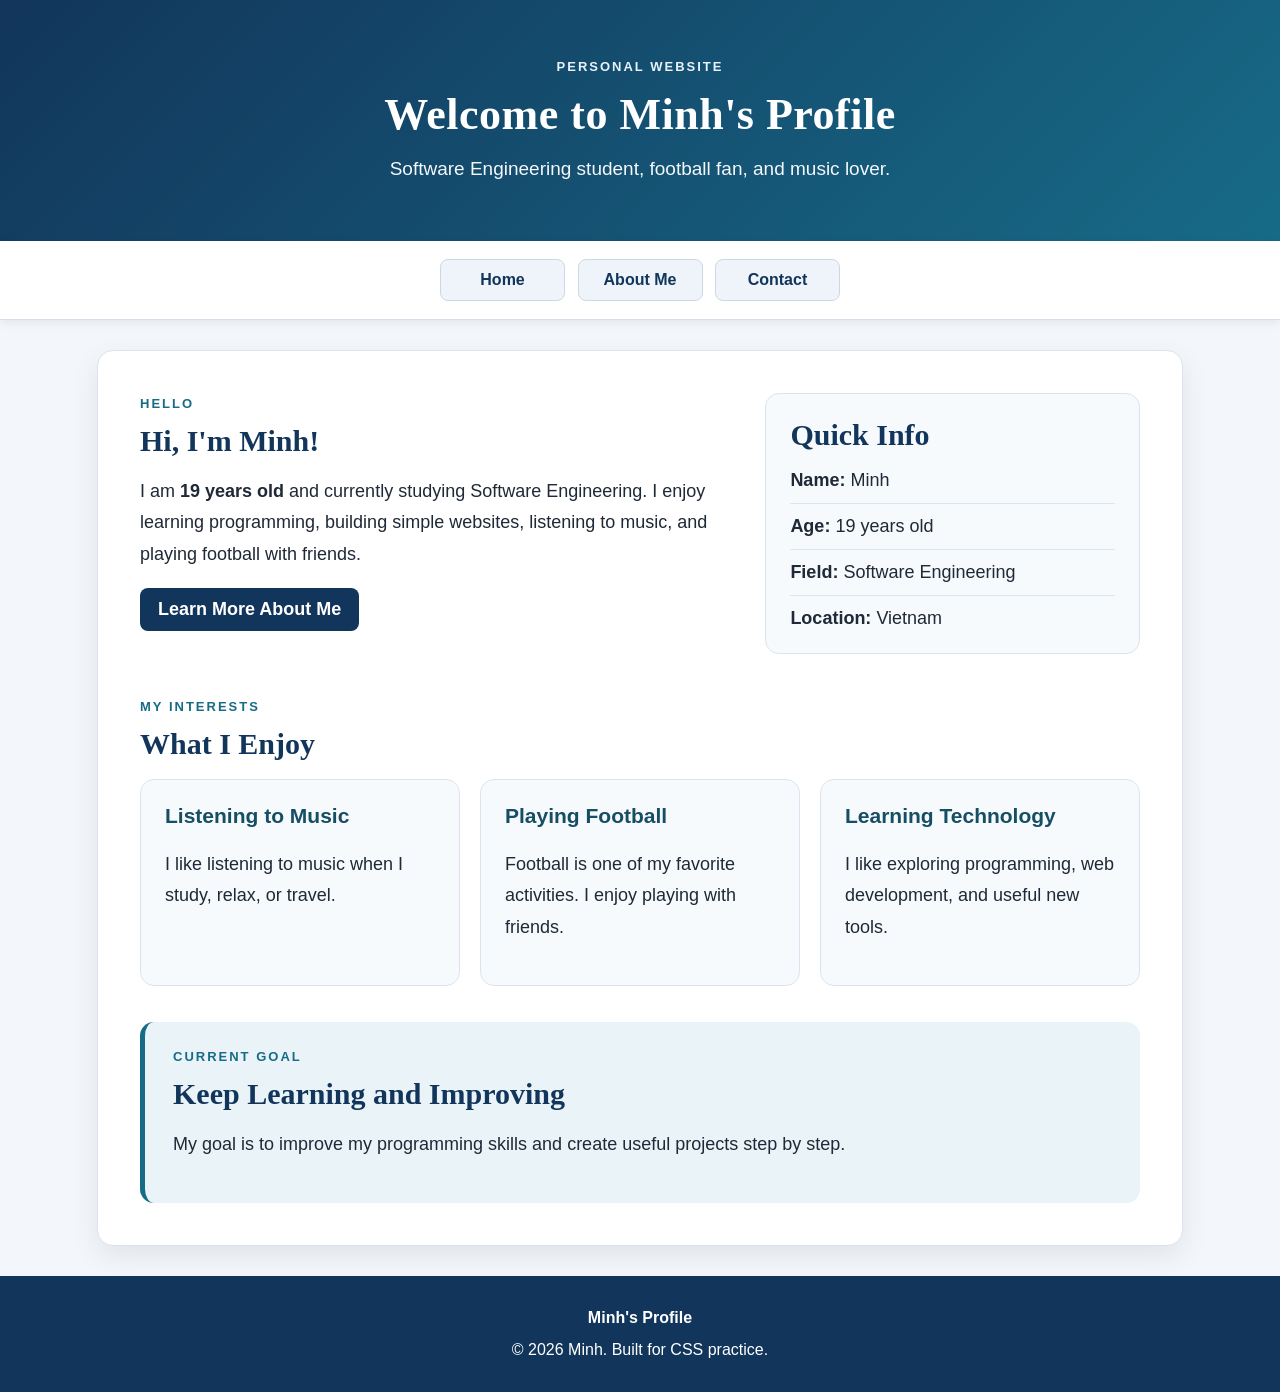
<file: index.html>
<!DOCTYPE html>
<html lang="en">
<head>
    <meta charset="UTF-8">
    <meta name="viewport" content="width=device-width, initial-scale=1.0">
    <title>Minh | Home</title>
    <link rel="stylesheet" href="style.css">
</head>

<body>
    <header>
        <div class="hero">
            <p class="eyebrow">PERSONAL WEBSITE</p>
            <h1>Welcome to Minh's Profile</h1>
            <p class="hero-text">Software Engineering student, football fan, and music lover.</p>
        </div>
    </header>

    <nav aria-label="Main navigation">
        <ul>
            <li><a href="index.html" aria-current="page">Home</a></li>
            <li><a href="about.html">About Me</a></li>
            <li><a href="contact.html">Contact</a></li>
        </ul>
    </nav>

    <main>
        <section class="intro-card">
            <div>
                <p class="section-label">HELLO</p>
                <h2>Hi, I'm Minh!</h2>
                <p>
                    I am <strong>19 years old</strong> and currently studying Software Engineering.
                    I enjoy learning programming, building simple websites, listening to music,
                    and playing football with friends.
                </p>
                <a class="button" href="about.html">Learn More About Me</a>
            </div>

            <div class="quick-info">
                <h2>Quick Info</h2>
                <ul class="info-list">
                    <li><strong>Name:</strong> Minh</li>
                    <li><strong>Age:</strong> 19 years old</li>
                    <li><strong>Field:</strong> Software Engineering</li>
                    <li><strong>Location:</strong> Vietnam</li>
                </ul>
            </div>
        </section>

        <section>
            <p class="section-label">MY INTERESTS</p>
            <h2>What I Enjoy</h2>

            <div class="card-grid">
                <article class="card">
                    <h3>Listening to Music</h3>
                    <p>I like listening to music when I study, relax, or travel.</p>
                </article>

                <article class="card">
                    <h3>Playing Football</h3>
                    <p>Football is one of my favorite activities. I enjoy playing with friends.</p>
                </article>

                <article class="card">
                    <h3>Learning Technology</h3>
                    <p>I like exploring programming, web development, and useful new tools.</p>
                </article>
            </div>
        </section>

        <section class="highlight">
            <p class="section-label">CURRENT GOAL</p>
            <h2>Keep Learning and Improving</h2>
            <p>
                My goal is to improve my programming skills and create useful projects step by step.
            </p>
        </section>
    </main>

    <footer>
        <p><strong>Minh's Profile</strong></p>
        <p>&copy; 2026 Minh. Built for CSS practice.</p>
    </footer>
</body>
</html>
</file>
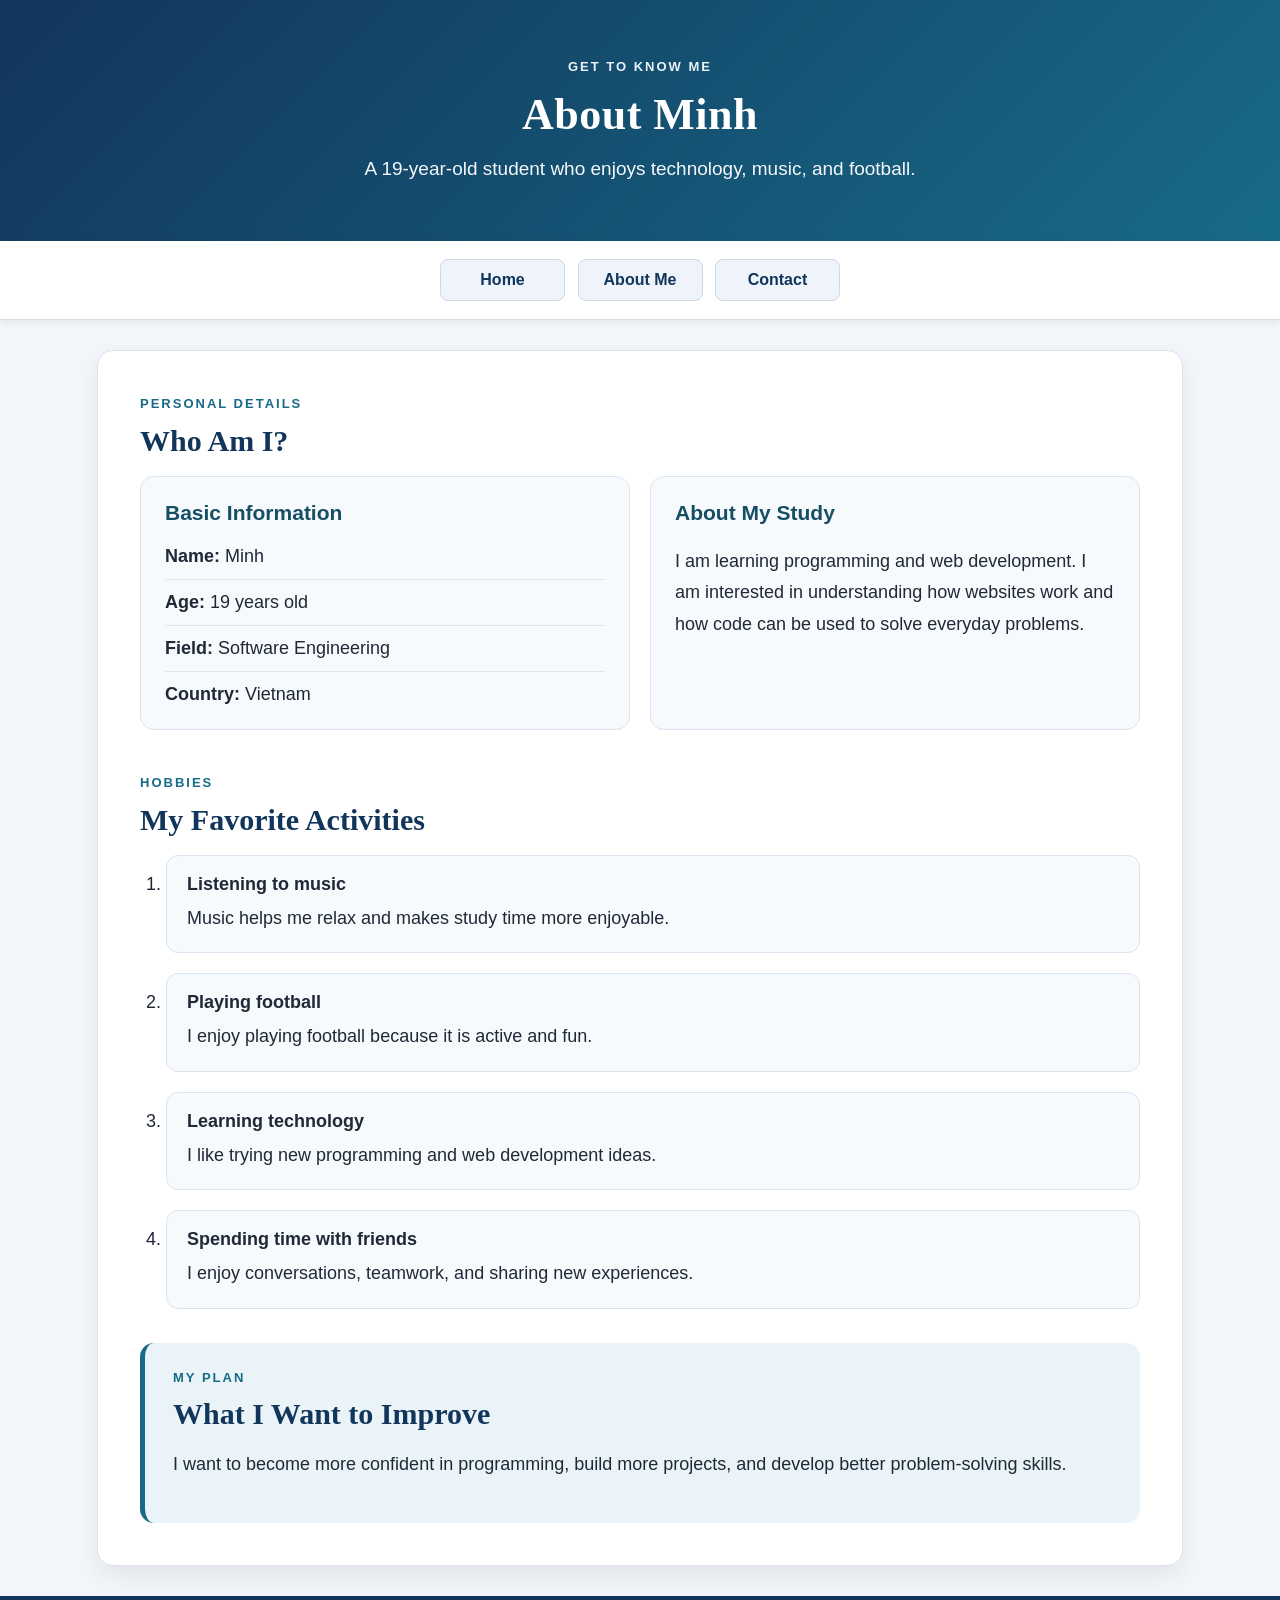
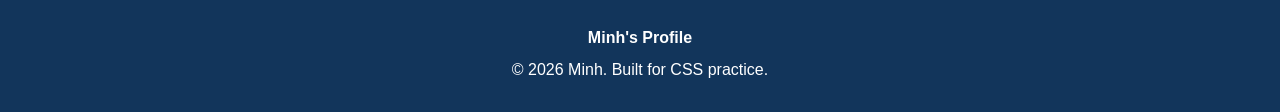
<file: about.html>
<!DOCTYPE html>
<html lang="en">
<head>
    <meta charset="UTF-8">
    <meta name="viewport" content="width=device-width, initial-scale=1.0">
    <title>Minh | About Me</title>
    <link rel="stylesheet" href="style.css">
</head>

<body>
    <header>
        <div class="hero">
            <p class="eyebrow">GET TO KNOW ME</p>
            <h1>About Minh</h1>
            <p class="hero-text">A 19-year-old student who enjoys technology, music, and football.</p>
        </div>
    </header>

    <nav aria-label="Main navigation">
        <ul>
            <li><a href="index.html">Home</a></li>
            <li><a href="about.html" aria-current="page">About Me</a></li>
            <li><a href="contact.html">Contact</a></li>
        </ul>
    </nav>

    <main>
        <section>
            <p class="section-label">PERSONAL DETAILS</p>
            <h2>Who Am I?</h2>

            <div class="details-grid">
                <article class="detail-card">
                    <h3>Basic Information</h3>
                    <ul class="info-list">
                        <li><strong>Name:</strong> Minh</li>
                        <li><strong>Age:</strong> 19 years old</li>
                        <li><strong>Field:</strong> Software Engineering</li>
                        <li><strong>Country:</strong> Vietnam</li>
                    </ul>
                </article>

                <article class="detail-card">
                    <h3>About My Study</h3>
                    <p>
                        I am learning programming and web development.
                        I am interested in understanding how websites work and
                        how code can be used to solve everyday problems.
                    </p>
                </article>
            </div>
        </section>

        <section>
            <p class="section-label">HOBBIES</p>
            <h2>My Favorite Activities</h2>

            <ol class="hobby-list">
                <li>
                    <strong>Listening to music</strong>
                    <p>Music helps me relax and makes study time more enjoyable.</p>
                </li>
                <li>
                    <strong>Playing football</strong>
                    <p>I enjoy playing football because it is active and fun.</p>
                </li>
                <li>
                    <strong>Learning technology</strong>
                    <p>I like trying new programming and web development ideas.</p>
                </li>
                <li>
                    <strong>Spending time with friends</strong>
                    <p>I enjoy conversations, teamwork, and sharing new experiences.</p>
                </li>
            </ol>
        </section>

        <section class="highlight">
            <p class="section-label">MY PLAN</p>
            <h2>What I Want to Improve</h2>
            <p>
                I want to become more confident in programming, build more projects,
                and develop better problem-solving skills.
            </p>
        </section>
    </main>

    <footer>
        <p><strong>Minh's Profile</strong></p>
        <p>&copy; 2026 Minh. Built for CSS practice.</p>
    </footer>
</body>
</html>
</file>
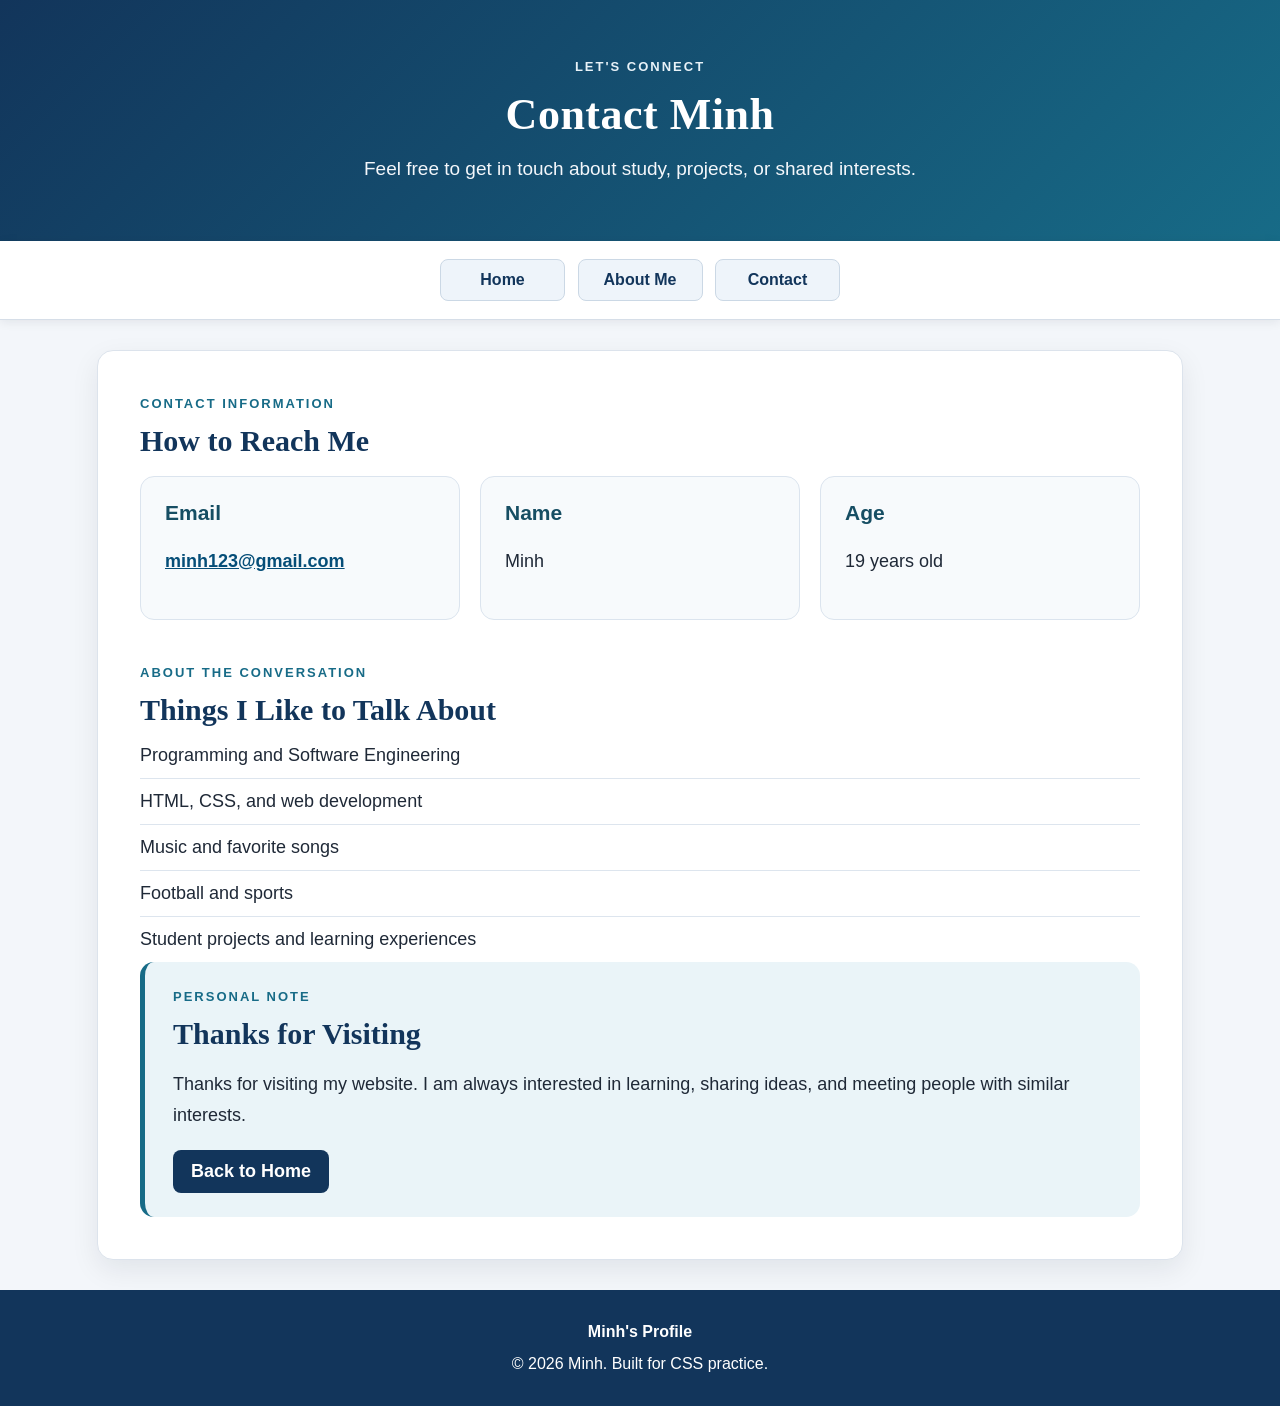
<file: contact.html>
<!DOCTYPE html>
<html lang="en">
<head>
    <meta charset="UTF-8">
    <meta name="viewport" content="width=device-width, initial-scale=1.0">
    <title>Minh | Contact</title>
    <link rel="stylesheet" href="style.css">
</head>

<body>
    <header>
        <div class="hero">
            <p class="eyebrow">LET'S CONNECT</p>
            <h1>Contact Minh</h1>
            <p class="hero-text">Feel free to get in touch about study, projects, or shared interests.</p>
        </div>
    </header>

    <nav aria-label="Main navigation">
        <ul>
            <li><a href="index.html">Home</a></li>
            <li><a href="about.html">About Me</a></li>
            <li><a href="contact.html" aria-current="page">Contact</a></li>
        </ul>
    </nav>

    <main>
        <section class="contact-card">
            <p class="section-label">CONTACT INFORMATION</p>
            <h2>How to Reach Me</h2>

            <div class="card-grid">
                <article class="card">
                    <h3>Email</h3>
                    <p>
                        <a class="contact-link" href="mailto:minh123@gmail.com">minh123@gmail.com</a>
                    </p>
                </article>

                <article class="card">
                    <h3>Name</h3>
                    <p>Minh</p>
                </article>

                <article class="card">
                    <h3>Age</h3>
                    <p>19 years old</p>
                </article>
            </div>
        </section>

        <section>
            <p class="section-label">ABOUT THE CONVERSATION</p>
            <h2>Things I Like to Talk About</h2>

            <ul class="info-list">
                <li>Programming and Software Engineering</li>
                <li>HTML, CSS, and web development</li>
                <li>Music and favorite songs</li>
                <li>Football and sports</li>
                <li>Student projects and learning experiences</li>
            </ul>
        </section>

        <section class="highlight">
            <p class="section-label">PERSONAL NOTE</p>
            <h2>Thanks for Visiting</h2>
            <p>
                Thanks for visiting my website. I am always interested in learning,
                sharing ideas, and meeting people with similar interests.
            </p>
            <a class="button" href="index.html">Back to Home</a>
        </section>
    </main>

    <footer>
        <p><strong>Minh's Profile</strong></p>
        <p>&copy; 2026 Minh. Built for CSS practice.</p>
    </footer>
</body>
</html>
</file>
<file: style.css>
/* =========================================================
   CSS Week 1 Project
   One stylesheet is shared by all three HTML pages.
   ========================================================= */

body {
    font-family: Arial, Helvetica, sans-serif;
    font-size: 16px;
    margin: 0;
    background-color: #f3f6fa;
    color: #1f2937;
}

header {
    background-color: #12355b;
    background-image: linear-gradient(135deg, #12355b, #176b87);
    padding: 56px 20px;
    color: #ffffff;
}

nav {
    background-color: #ffffff;
    padding: 14px 20px;
    border-bottom: 1px solid #d6dee8;
    box-shadow: 0 2px 10px rgba(15, 23, 42, 0.08);
}

nav ul {
    list-style: none;
    margin: 0;
    padding: 0;
    text-align: center;
}

li {
    display: inline-block;
    width: 125px;
    margin: 4px;
    vertical-align: top;
}

nav a {
    display: block;
    padding: 11px 12px;
    border-radius: 8px;
    color: #12355b;
    background-color: #eef4fa;
    text-decoration: none;
    font-weight: 700;
    border: 1px solid #cbd8e5;
}

nav a:hover,
nav a:focus {
    background-color: #12355b;
    color: #ffffff;
}

nav a:focus {
    outline: 3px solid #d97706;
    outline-offset: 2px;
}

main {
    background-color: #ffffff;
    font-size: 18px;
    max-width: 1000px;
    margin: 30px auto;
    padding: 42px;
    border: 1px solid #dce3ec;
    border-radius: 16px;
    box-shadow: 0 10px 28px rgba(15, 23, 42, 0.08);
}

h1 {
    text-align: center;
    font-family: Georgia, "Times New Roman", serif;
    color: #ffffff;
    font-size: 44px;
    margin: 0 0 12px;
    letter-spacing: 0.5px;
}

h2 {
    font-family: Georgia, "Times New Roman", serif;
    color: #12355b;
    font-size: 30px;
    margin: 0 0 18px;
}

h3 {
    color: #164e63;
    font-size: 21px;
    margin-top: 0;
}

p {
    line-height: 1.75;
    margin: 0 0 18px;
}

footer {
    background-color: #12355b;
    padding: 24px 20px;
    text-align: center;
}

footer p {
    color: #ffffff;
    margin: 4px 0;
}

.hero {
    max-width: 1000px;
    margin: 0 auto;
}

.hero-text {
    text-align: center;
    color: #f4f7fb;
    font-size: 19px;
    max-width: 700px;
    margin: 0 auto;
}

.eyebrow,
.section-label {
    font-size: 13px;
    font-weight: 800;
    letter-spacing: 2px;
    text-transform: uppercase;
}

.eyebrow {
    text-align: center;
    color: #e8f2f8;
    margin-bottom: 10px;
}

.section-label {
    color: #176b87;
    margin-bottom: 8px;
}

.intro-card {
    display: grid;
    grid-template-columns: 1.6fr 1fr;
    gap: 26px;
    margin-bottom: 42px;
}

.quick-info,
.detail-card,
.card,
.highlight,
.contact-card {
    border-radius: 14px;
}

.quick-info,
.detail-card,
.card {
    background-color: #f7fafc;
    border: 1px solid #dbe4ee;
    padding: 24px;
}

.info-list {
    list-style: none;
    padding: 0;
    margin: 0;
}

.info-list li {
    display: block;
    width: auto;
    margin: 0 0 12px;
    padding-bottom: 12px;
    border-bottom: 1px solid #dde5ee;
}

.info-list li:last-child {
    border-bottom: 0;
    margin-bottom: 0;
    padding-bottom: 0;
}

.card-grid,
.details-grid {
    display: grid;
    grid-template-columns: repeat(3, 1fr);
    gap: 20px;
    margin-bottom: 36px;
}

.details-grid {
    grid-template-columns: repeat(2, 1fr);
}

.card,
.detail-card {
    transition: transform 0.2s ease, box-shadow 0.2s ease;
}

.card:hover,
.detail-card:hover {
    transform: translateY(-3px);
    box-shadow: 0 8px 20px rgba(15, 23, 42, 0.08);
}

.highlight {
    background-color: #eaf4f8;
    border-left: 5px solid #176b87;
    padding: 24px 28px;
    margin-top: 12px;
}

.button {
    display: inline-block;
    background-color: #12355b;
    color: #ffffff;
    padding: 11px 18px;
    border-radius: 8px;
    text-decoration: none;
    font-weight: 700;
}

.button:hover,
.button:focus {
    background-color: #0d2945;
}

.button:focus,
.contact-link:focus {
    outline: 3px solid #d97706;
    outline-offset: 3px;
}

.hobby-list {
    padding-left: 26px;
    margin-bottom: 34px;
}

.hobby-list li {
    display: list-item;
    width: auto;
    margin: 0 0 20px;
    padding: 18px 20px;
    background-color: #f7fafc;
    border: 1px solid #dbe4ee;
    border-radius: 12px;
}

.hobby-list p {
    margin: 8px 0 0;
}

.contact-card {
    margin-bottom: 38px;
}

.contact-link {
    color: #064e78;
    font-weight: 700;
}

main section + section {
    margin-top: 42px;
}

@media (max-width: 760px) {
    header {
        padding: 42px 18px;
    }

    h1 {
        font-size: 34px;
    }

    main {
        margin: 18px 12px;
        padding: 24px;
    }

    .intro-card,
    .card-grid,
    .details-grid {
        grid-template-columns: 1fr;
    }

    nav {
        padding: 10px 8px;
    }

    li {
        width: 105px;
        margin: 3px;
    }
}
</file>
